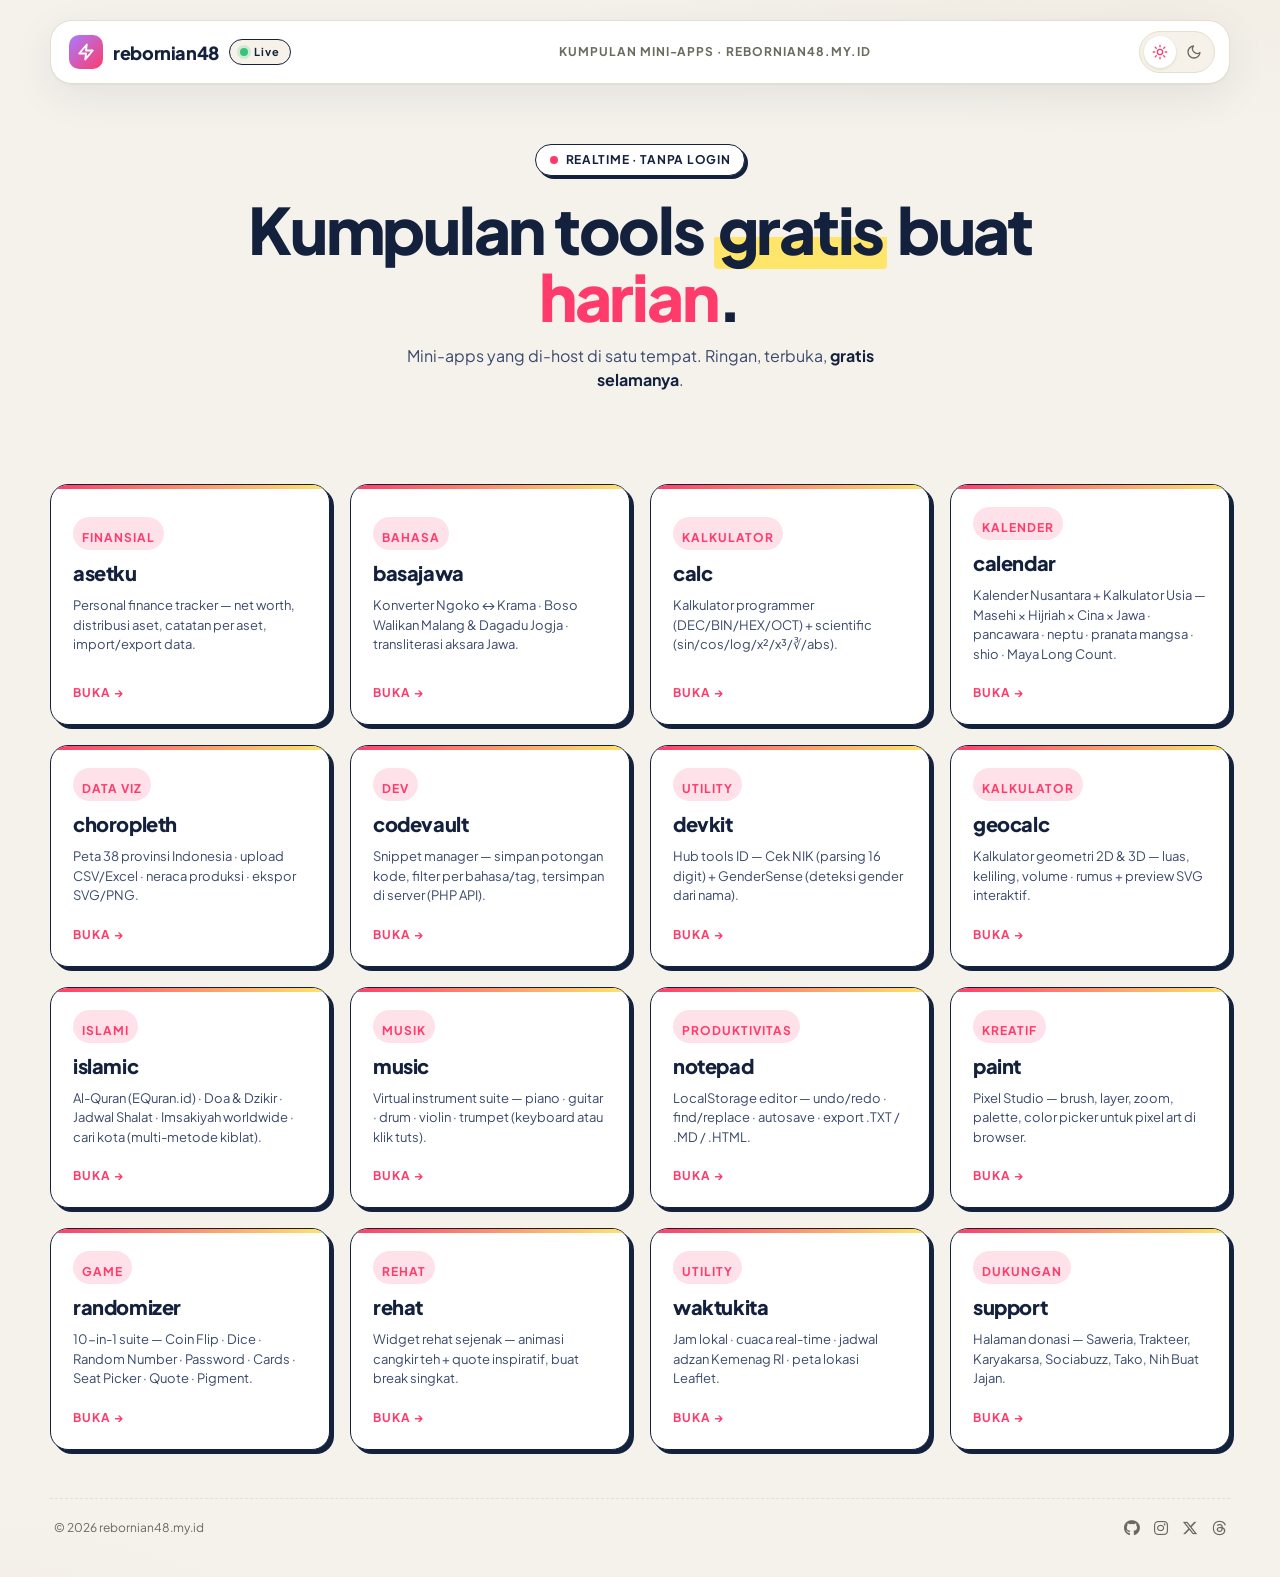
<file: index.html>
<!doctype html>
<html lang="id">
<head>
  <meta charset="utf-8">
  <meta name="viewport" content="width=device-width, initial-scale=1">
  <title>rebornian48 — Tools</title>
  <link rel="preconnect" href="https://fonts.googleapis.com">
  <link rel="preconnect" href="https://fonts.gstatic.com" crossorigin>
  <link href="https://fonts.googleapis.com/css2?family=Plus+Jakarta+Sans:wght@400;500;600;700;800&family=JetBrains+Mono:wght@500;600&display=swap" rel="stylesheet">
  <link rel="stylesheet" href="https://cdnjs.cloudflare.com/ajax/libs/font-awesome/6.5.2/css/all.min.css" integrity="sha512-SnH5WK+bZxgPHs44uWIX+LLJAJ9/2PkPKZ5QiAj6Ta86w+fsb2TkcmfRyVX3pBnMFcV7oQPJkl9QevSCWr3W6A==" crossorigin="anonymous" referrerpolicy="no-referrer">
  <script>
    (function(){
      const saved = localStorage.getItem('rebornian.theme');
      const prefersDark = window.matchMedia('(prefers-color-scheme: dark)').matches;
      document.documentElement.setAttribute('data-theme', saved || (prefersDark ? 'dark' : 'light'));
    })();
  </script>
  <link rel="stylesheet" href="assets/theme.css">
  <style>
    * { box-sizing: border-box; }
    html, body { margin: 0; }
    body {
      font-family: "Plus Jakarta Sans", system-ui, sans-serif;
      background:
        radial-gradient(1200px 500px at 90% -10%, var(--bg-2), transparent 60%),
        radial-gradient(900px 400px at -10% 110%, var(--bg-2), transparent 60%),
        var(--bg);
      color: var(--text);
      min-height: 100vh;
      line-height: 1.5;
      padding: 20px clamp(14px, 3vw, 32px) 40px;
      -webkit-font-smoothing: antialiased;
      transition: background-color .5s ease, color .5s ease;
    }

    /* ============ nav pill (shared with waktukita) ============ */
    .nav {
      max-width: 1180px;
      margin: 0 auto 40px;
    }
    .nav-inner {
      display: grid;
      grid-template-columns: auto 1fr auto;
      align-items: center;
      gap: 24px;
      background: var(--surface);
      border: 1px solid var(--border);
      border-radius: 22px;
      padding: 10px 14px 10px 18px;
      box-shadow: var(--shadow-nav);
    }
    .brand { display: flex; align-items: center; gap: 10px; text-decoration: none; color: var(--text); }
    .brand-logo {
      width: 34px; height: 34px;
      display: grid; place-items: center;
      border-radius: 10px;
      background: linear-gradient(135deg, #a77bff, var(--accent));
      color: #fff;
    }
    .brand-logo svg { width: 18px; height: 18px; }
    .brand-name { font-weight: 800; letter-spacing: -0.02em; font-size: 18px; }
    .brand-chip {
      font-size: 11px; font-weight: 700; letter-spacing: .08em;
      padding: 4px 10px;
      border: 1px solid var(--border-strong);
      background: var(--surface-2);
      border-radius: 999px;
      color: var(--text);
      display: inline-flex; align-items: center; gap: 6px;
    }
    .brand-chip::before {
      content: ""; width: 8px; height: 8px; border-radius: 50%;
      background: #37c47a; box-shadow: 0 0 0 3px rgba(55, 196, 122, .2);
    }
    .nav-mid {
      font-size: 12px; color: var(--muted);
      font-weight: 700; letter-spacing: .08em; text-transform: uppercase;
      text-align: center;
    }
    @media (max-width: 720px) { .nav-mid { display: none; } }

    .nav-actions { display: flex; align-items: center; gap: 10px; }
    .theme-toggle {
      display: inline-flex;
      padding: 4px;
      background: var(--surface-2);
      border: 1px solid var(--border);
      border-radius: 999px;
      gap: 2px;
    }
    .theme-toggle button {
      appearance: none; border: 0;
      width: 32px; height: 32px;
      border-radius: 999px;
      background: transparent;
      color: var(--muted);
      cursor: pointer;
      display: grid; place-items: center;
      transition: background-color .2s, color .2s;
    }
    .theme-toggle button svg { width: 16px; height: 16px; }
    .theme-toggle button:hover { color: var(--text); }
    .theme-toggle button[aria-pressed="true"] {
      background: var(--surface);
      color: var(--accent);
      box-shadow: 0 1px 3px var(--ring);
    }

    /* ============ hero ============ */
    .hero {
      max-width: 1180px;
      margin: 0 auto 40px;
      padding: 20px 4px;
      text-align: center;
    }
    .pill {
      display: inline-flex; align-items: center; gap: 8px;
      padding: 6px 14px;
      border: 1px solid var(--border-strong);
      background: var(--surface);
      border-radius: 999px;
      font-size: 12px; font-weight: 700; letter-spacing: .06em;
      text-transform: uppercase;
      box-shadow: 3px 3px 0 var(--border-strong);
      color: var(--text);
    }
    .pulse-dot {
      width: 8px; height: 8px; border-radius: 50%;
      background: var(--accent);
      animation: pulse 1.8s ease-out infinite;
    }
    @keyframes pulse {
      0% { box-shadow: 0 0 0 0 rgba(255, 59, 107, .5); }
      70% { box-shadow: 0 0 0 10px rgba(255, 59, 107, 0); }
      100% { box-shadow: 0 0 0 0 rgba(255, 59, 107, 0); }
    }

    h1 {
      margin: 20px auto 14px;
      max-width: 18ch;
      font-size: clamp(38px, 6vw, 64px);
      line-height: 1.05;
      letter-spacing: -0.035em;
      font-weight: 800;
    }
    h1 .accent { color: var(--accent); }
    h1 .mark {
      background: linear-gradient(180deg, transparent 60%, var(--highlight) 60%);
      padding: 0 4px;
      border-radius: 4px;
    }
    .lead {
      max-width: 44ch;
      margin: 0 auto 32px;
      color: var(--text-soft);
      font-size: 16px;
    }
    .lead b { color: var(--text); font-weight: 700; }

    /* ============ tools grid ============ */
    .tools {
      max-width: 1180px;
      margin: 0 auto;
      display: grid;
      grid-template-columns: repeat(auto-fit, minmax(260px, 1fr));
      gap: clamp(14px, 2vw, 20px);
    }
    .tool {
      background: var(--surface);
      border: 1px solid var(--border-strong);
      border-radius: 18px;
      padding: 22px;
      text-decoration: none;
      color: var(--text);
      box-shadow: 4px 4px 0 var(--border-strong);
      transition: transform .15s, box-shadow .15s;
      display: flex; flex-direction: column; gap: 8px;
      min-height: 180px;
      position: relative;
      overflow: hidden;
    }
    .tool::before {
      content: "";
      position: absolute;
      top: 0; left: 0; right: 0;
      height: 4px;
      background: linear-gradient(90deg, var(--accent), var(--highlight));
    }
    .tool:hover { transform: translate(-2px, -2px); box-shadow: 6px 6px 0 var(--border-strong); }
    .tool-tag {
      display: inline-flex; align-self: flex-start;
      font-size: 10px; font-weight: 700; letter-spacing: .1em;
      padding: 3px 9px;
      background: var(--accent-soft);
      color: var(--accent);
      border-radius: 999px;
      text-transform: uppercase;
      margin-top: 8px;
    }
    .tool b { font-size: 20px; font-weight: 800; letter-spacing: -0.02em; }
    .tool em { font-style: normal; font-size: 13px; color: var(--text-soft); line-height: 1.5; }
    .tool span {
      margin-top: auto; padding-top: 12px;
      font-size: 12px; font-weight: 700; letter-spacing: .08em;
      color: var(--accent); text-transform: uppercase;
    }

    /* ============ footer ============ */
    footer {
      max-width: 1180px;
      margin: 48px auto 0;
      padding: 20px 4px 0;
      border-top: 1px dashed var(--border);
      color: var(--muted);
      font-size: 12px;
      display: flex; justify-content: space-between; flex-wrap: wrap; gap: 10px;
    }
    footer a { color: var(--accent); text-decoration: none; font-weight: 700; }
    footer a:hover { text-decoration: underline; }
    .footer-social { display: inline-flex; align-items: center; gap: 14px; font-size: 16px; }
    .footer-social a { display: inline-flex; align-items: center; justify-content: center; color: var(--muted); transition: color .15s, transform .15s; }
    .footer-social a:hover { color: var(--accent); transform: translateY(-2px); text-decoration: none; }
  </style>
</head>
<body>

  <nav class="nav">
    <div class="nav-inner">
      <a class="brand" href="/">
        <span class="brand-logo">
          <svg viewBox="0 0 24 24" fill="none" stroke="currentColor" stroke-width="2.5" stroke-linecap="round" stroke-linejoin="round"><path d="M13 2L3 14h9l-1 8 10-12h-9l1-8z"/></svg>
        </span>
        <span class="brand-name">rebornian48</span>
        <span class="brand-chip">Live</span>
      </a>
      <div class="nav-mid">Kumpulan mini-apps · rebornian48.my.id</div>
      <div class="nav-actions">
        <div class="theme-toggle" role="group" aria-label="Ganti tema">
          <button type="button" data-theme-btn="light" aria-pressed="false" aria-label="Terang" title="Terang">
            <svg viewBox="0 0 24 24" fill="none" stroke="currentColor" stroke-width="2" stroke-linecap="round" stroke-linejoin="round"><circle cx="12" cy="12" r="4"/><path d="M12 2v2M12 20v2M4.93 4.93l1.41 1.41M17.66 17.66l1.41 1.41M2 12h2M20 12h2M6.34 17.66l-1.41 1.41M19.07 4.93l-1.41 1.41"/></svg>
          </button>
          <button type="button" data-theme-btn="dark" aria-pressed="false" aria-label="Gelap" title="Gelap">
            <svg viewBox="0 0 24 24" fill="none" stroke="currentColor" stroke-width="2" stroke-linecap="round" stroke-linejoin="round"><path d="M21 12.79A9 9 0 1 1 11.21 3 7 7 0 0 0 21 12.79z"/></svg>
          </button>
        </div>
      </div>
    </div>
  </nav>

  <section class="hero">
    <span class="pill"><span class="pulse-dot"></span> Realtime · Tanpa Login</span>
    <h1>Kumpulan tools <span class="mark">gratis</span> buat <span class="accent">harian</span>.</h1>
    <p class="lead">
      Mini-apps yang di-host di satu tempat. Ringan, terbuka,
      <b>gratis selamanya</b>.
    </p>
  </section>

  <div class="tools">
    <a class="tool" href="/asetku/">
      <span class="tool-tag">Finansial</span>
      <b>asetku</b>
      <em>Personal finance tracker — net worth, distribusi aset, catatan per aset, import/export data.</em>
      <span>Buka →</span>
    </a>
    <a class="tool" href="/basajawatools/">
      <span class="tool-tag">Bahasa</span>
      <b>basajawa</b>
      <em>Konverter Ngoko ↔ Krama · Boso Walikan Malang & Dagadu Jogja · transliterasi aksara Jawa.</em>
      <span>Buka →</span>
    </a>
    <a class="tool" href="/calc/">
      <span class="tool-tag">Kalkulator</span>
      <b>calc</b>
      <em>Kalkulator programmer (DEC/BIN/HEX/OCT) + scientific (sin/cos/log/x²/x³/∛/abs).</em>
      <span>Buka →</span>
    </a>
    <a class="tool" href="/calendar/">
      <span class="tool-tag">Kalender</span>
      <b>calendar</b>
      <em>Kalender Nusantara + Kalkulator Usia — Masehi × Hijriah × Cina × Jawa · pancawara · neptu · pranata mangsa · shio · Maya Long Count.</em>
      <span>Buka →</span>
    </a>
    <a class="tool" href="/choropleth/">
      <span class="tool-tag">Data Viz</span>
      <b>choropleth</b>
      <em>Peta 38 provinsi Indonesia · upload CSV/Excel · neraca produksi · ekspor SVG/PNG.</em>
      <span>Buka →</span>
    </a>
    <a class="tool" href="/codevault/">
      <span class="tool-tag">Dev</span>
      <b>codevault</b>
      <em>Snippet manager — simpan potongan kode, filter per bahasa/tag, tersimpan di server (PHP API).</em>
      <span>Buka →</span>
    </a>
    <a class="tool" href="/devkit/">
      <span class="tool-tag">Utility</span>
      <b>devkit</b>
      <em>Hub tools ID — Cek NIK (parsing 16 digit) + GenderSense (deteksi gender dari nama).</em>
      <span>Buka →</span>
    </a>
    <a class="tool" href="/geocalc/">
      <span class="tool-tag">Kalkulator</span>
      <b>geocalc</b>
      <em>Kalkulator geometri 2D & 3D — luas, keliling, volume · rumus + preview SVG interaktif.</em>
      <span>Buka →</span>
    </a>
    <a class="tool" href="/islamic/">
      <span class="tool-tag">Islami</span>
      <b>islamic</b>
      <em>Al-Quran (EQuran.id) · Doa & Dzikir · Jadwal Shalat · Imsakiyah worldwide · cari kota (multi-metode kiblat).</em>
      <span>Buka →</span>
    </a>
    <a class="tool" href="/music-instruments/">
      <span class="tool-tag">Musik</span>
      <b>music</b>
      <em>Virtual instrument suite — piano · guitar · drum · violin · trumpet (keyboard atau klik tuts).</em>
      <span>Buka →</span>
    </a>
    <a class="tool" href="/notepad/">
      <span class="tool-tag">Produktivitas</span>
      <b>notepad</b>
      <em>LocalStorage editor — undo/redo · find/replace · autosave · export .TXT / .MD / .HTML.</em>
      <span>Buka →</span>
    </a>
    <a class="tool" href="/paint/">
      <span class="tool-tag">Kreatif</span>
      <b>paint</b>
      <em>Pixel Studio — brush, layer, zoom, palette, color picker untuk pixel art di browser.</em>
      <span>Buka →</span>
    </a>
    <a class="tool" href="/randomizer/">
      <span class="tool-tag">Game</span>
      <b>randomizer</b>
      <em>10-in-1 suite — Coin Flip · Dice · Random Number · Password · Cards · Seat Picker · Quote · Pigment.</em>
      <span>Buka →</span>
    </a>
    <a class="tool" href="/tuang-sadayana/">
      <span class="tool-tag">Rehat</span>
      <b>rehat</b>
      <em>Widget rehat sejenak — animasi cangkir teh + quote inspiratif, buat break singkat.</em>
      <span>Buka →</span>
    </a>
    <a class="tool" href="/waktukita/">
      <span class="tool-tag">Utility</span>
      <b>waktukita</b>
      <em>Jam lokal · cuaca real-time · jadwal adzan Kemenag RI · peta lokasi Leaflet.</em>
      <span>Buka →</span>
    </a>
    <a class="tool" href="/support/">
      <span class="tool-tag">Dukungan</span>
      <b>support</b>
      <em>Halaman donasi — Saweria, Trakteer, Karyakarsa, Sociabuzz, Tako, Nih Buat Jajan.</em>
      <span>Buka →</span>
    </a>
  </div>

  <footer>
    <div>© <span id="y"></span> rebornian48.my.id</div>
    <div class="footer-social">
      <a href="https://github.com/Rebornian48/rebornian48.my.id" target="_blank" rel="noopener" aria-label="GitHub" title="GitHub"><i class="fa-brands fa-github"></i></a>
      <a href="https://instagram.com/rebornian48" target="_blank" rel="noopener" aria-label="Instagram" title="Instagram"><i class="fa-brands fa-instagram"></i></a>
      <a href="https://twitter.com/rebornian48" target="_blank" rel="noopener" aria-label="Twitter" title="Twitter"><i class="fa-brands fa-x-twitter"></i></a>
      <a href="https://www.threads.net/@rebornian48" target="_blank" rel="noopener" aria-label="Threads" title="Threads"><i class="fa-brands fa-threads"></i></a>
    </div>
  </footer>

  <script>
    document.getElementById('y').textContent = new Date().getFullYear();
    // theme toggle (matches waktukita/choropleth)
    (function(){
      const btns = document.querySelectorAll('[data-theme-btn]');
      function sync(t){
        document.documentElement.setAttribute('data-theme', t);
        localStorage.setItem('rebornian.theme', t);
        btns.forEach(b => b.setAttribute('aria-pressed', String(b.dataset.themeBtn === t)));
      }
      sync(document.documentElement.getAttribute('data-theme') || 'light');
      btns.forEach(b => b.addEventListener('click', ev => {
        const t = b.dataset.themeBtn;
        if (document.documentElement.getAttribute('data-theme') === t) return;
        if (document.startViewTransition && !matchMedia('(prefers-reduced-motion: reduce)').matches) {
          document.documentElement.style.setProperty('--tx', (ev.clientX/innerWidth*100)+'%');
          document.documentElement.style.setProperty('--ty', (ev.clientY/innerHeight*100)+'%');
          document.startViewTransition(() => sync(t));
        } else {
          document.documentElement.classList.add('theme-anim');
          setTimeout(() => document.documentElement.classList.remove('theme-anim'), 600);
          sync(t);
        }
      }));
    })();
  </script>
</body>
</html>
</file>
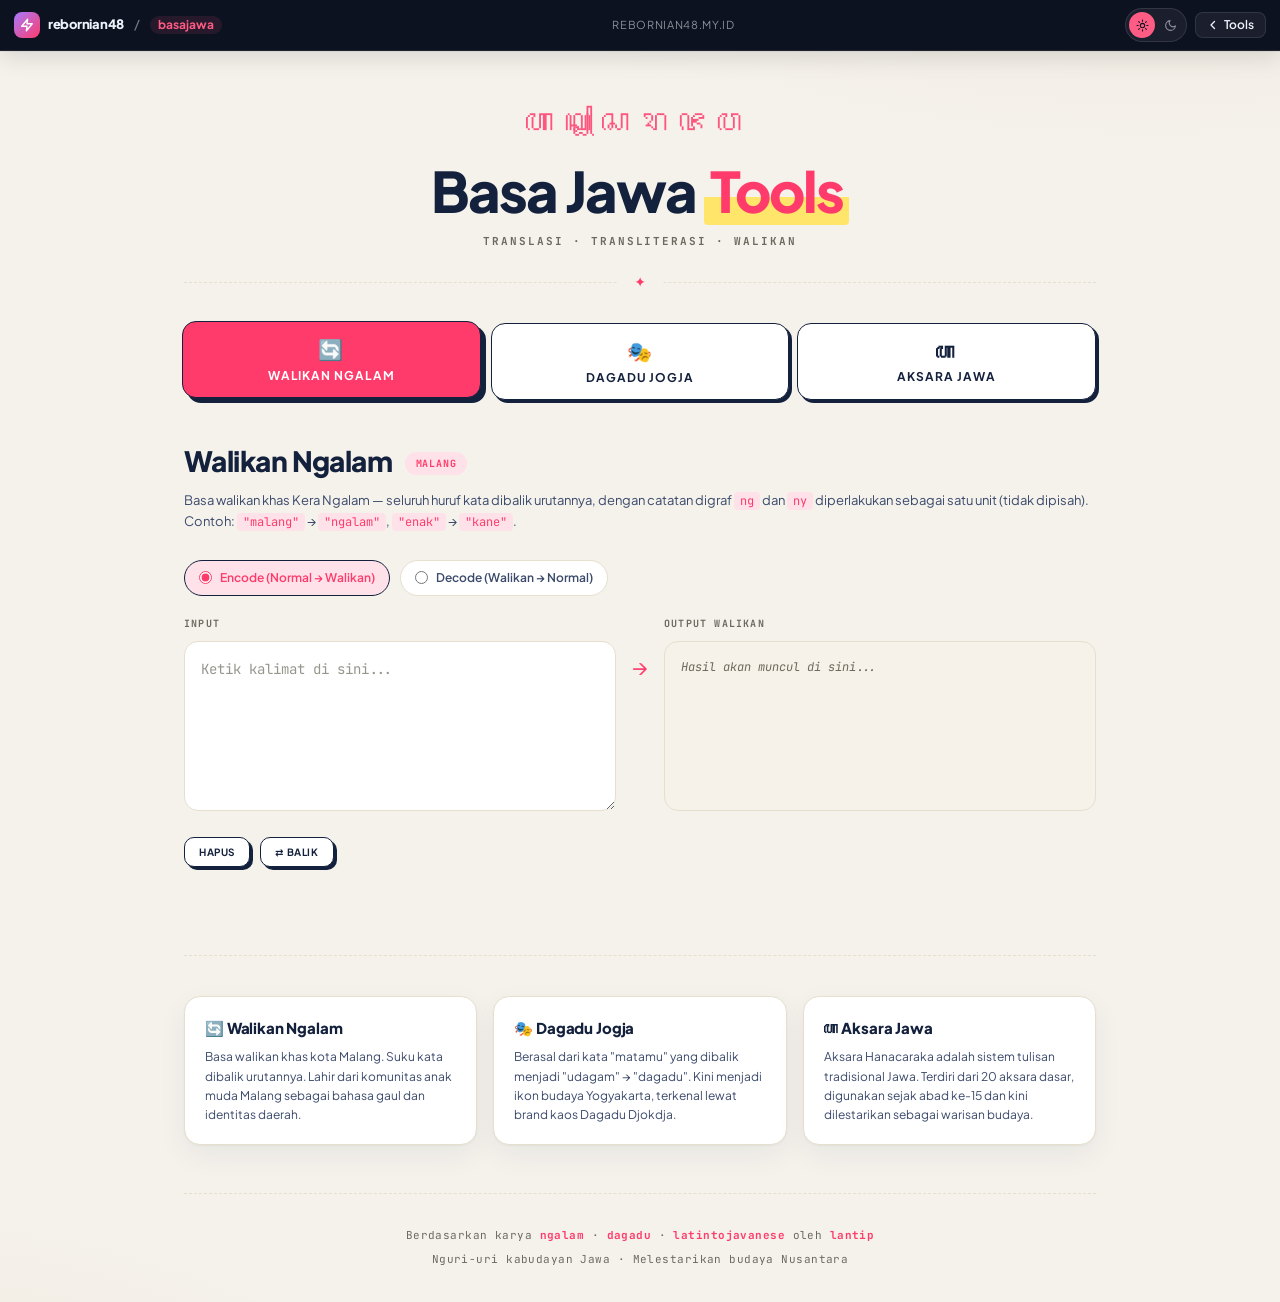
<file: basajawatools/index.html>
<!DOCTYPE html>
<html lang="id">
<head>
<meta charset="UTF-8">
<meta name="viewport" content="width=device-width, initial-scale=1.0">
<title>Basa Jawa Tools</title>
<link rel="preconnect" href="https://fonts.googleapis.com">
<link rel="preconnect" href="https://fonts.gstatic.com" crossorigin>
<link href="https://fonts.googleapis.com/css2?family=Plus+Jakarta+Sans:wght@400;500;600;700;800&family=JetBrains+Mono:wght@400;500;600&family=Noto+Serif+Javanese&display=swap" rel="stylesheet">
<link rel="stylesheet" href="/assets/theme.css">
<link rel="stylesheet" href="/assets/brand.css">
<script>
(function(){
  const s = localStorage.getItem('rebornian.theme');
  const d = matchMedia('(prefers-color-scheme: dark)').matches;
  document.documentElement.setAttribute('data-theme', s || (d ? 'dark' : 'light'));
})();
</script>
<style>
  /* basajawatools — waktukita design system */
  * { box-sizing: border-box; margin: 0; padding: 0; }

  body {
    background:
      radial-gradient(1200px 500px at 90% -10%, var(--bg-2), transparent 60%),
      radial-gradient(900px 400px at -10% 110%, var(--bg-2), transparent 60%),
      var(--bg);
    color: var(--text);
    font-family: "Plus Jakarta Sans", system-ui, -apple-system, "Segoe UI", Roboto, sans-serif;
    min-height: 100vh;
    overflow-x: hidden;
    -webkit-font-smoothing: antialiased;
    line-height: 1.5;
    transition: background-color .5s ease, color .5s ease;
  }

  .container {
    max-width: 960px;
    margin: 0 auto;
    padding: 0 clamp(14px, 3vw, 24px);
    position: relative;
    z-index: 1;
  }

  /* Header */
  header {
    padding: 48px 0 32px;
    text-align: center;
    border-bottom: 1px dashed var(--border);
    position: relative;
  }

  header::after {
    content: '✦';
    position: absolute;
    bottom: -10px;
    left: 50%;
    transform: translateX(-50%);
    background: var(--bg);
    padding: 0 16px;
    color: var(--accent);
    font-size: 14px;
  }

  .aksara-deco {
    font-family: 'Noto Serif Javanese', serif;
    font-size: 30px;
    color: var(--accent);
    letter-spacing: 8px;
    display: block;
    margin-bottom: 18px;
    opacity: 0.85;
  }

  h1 {
    font-family: "Plus Jakarta Sans", sans-serif;
    font-size: clamp(32px, 5.5vw, 56px);
    font-weight: 800;
    color: var(--text);
    letter-spacing: -0.035em;
    line-height: 1.02;
  }

  h1 em {
    color: var(--accent);
    font-style: normal;
    background: linear-gradient(180deg, transparent 60%, var(--highlight) 60%);
    padding: 0 6px;
    border-radius: 4px;
  }

  .subtitle {
    margin-top: 14px;
    font-family: "JetBrains Mono", monospace;
    font-size: 11px; font-weight: 700;
    color: var(--muted);
    letter-spacing: .18em;
    text-transform: uppercase;
  }

  /* Mode tabs */
  .mode-tabs {
    display: flex;
    gap: 8px;
    margin: 40px 0 0;
    flex-wrap: wrap;
  }

  .tab {
    flex: 1;
    min-width: 140px;
    padding: 14px 12px;
    background: var(--surface);
    border: 1px solid var(--border-strong);
    border-radius: 14px;
    color: var(--text);
    font-family: inherit;
    font-weight: 700;
    font-size: 12px;
    letter-spacing: .08em;
    text-transform: uppercase;
    cursor: pointer;
    box-shadow: 3px 3px 0 var(--border-strong);
    transition: transform .1s, box-shadow .1s, background .15s, color .15s;
  }

  .tab:hover { transform: translate(-1px, -1px); box-shadow: 4px 4px 0 var(--border-strong); }

  .tab.active {
    background: var(--accent);
    color: var(--accent-ink);
    transform: translate(-2px, -2px);
    box-shadow: 5px 5px 0 var(--border-strong);
  }

  .tab-icon {
    display: block;
    font-size: 20px;
    margin-bottom: 6px;
  }

  /* Main panel */
  .panel {
    display: none;
    padding: 40px 0;
    animation: fadeIn 0.3s ease;
  }

  .panel.active { display: block; }

  @keyframes fadeIn {
    from { opacity: 0; transform: translateY(8px); }
    to { opacity: 1; transform: translateY(0); }
  }

  .panel-header {
    margin-bottom: 28px;
  }

  .panel-title {
    font-family: "Plus Jakarta Sans", sans-serif;
    font-weight: 800;
    font-size: clamp(22px, 3vw, 28px);
    color: var(--text);
    letter-spacing: -0.02em;
    margin-bottom: 8px;
  }

  .panel-desc {
    font-size: 13px;
    color: var(--text-soft);
    line-height: 1.6;
  }
  .panel-desc em {
    font-style: normal;
    color: var(--accent);
    font-family: "JetBrains Mono", monospace;
    font-size: .92em;
    background: var(--accent-soft);
    padding: 1px 6px;
    border-radius: 4px;
  }

  /* IO Area */
  .io-grid {
    display: grid;
    grid-template-columns: 1fr auto 1fr;
    gap: 16px;
    align-items: start;
  }

  @media (max-width: 600px) {
    .io-grid {
      grid-template-columns: 1fr;
    }
    .arrow-col { display: none; }
  }

  .io-box label {
    display: block;
    font-family: "JetBrains Mono", monospace;
    font-size: 10px;
    font-weight: 700;
    letter-spacing: .12em;
    text-transform: uppercase;
    color: var(--muted);
    margin-bottom: 10px;
  }

  textarea, .output-box {
    width: 100%;
    min-height: 170px;
    background: var(--surface);
    border: 1px solid var(--border);
    border-radius: 14px;
    padding: 16px;
    font-family: "JetBrains Mono", monospace;
    font-size: 14px;
    color: var(--text);
    resize: vertical;
    outline: none;
    transition: border-color 0.15s, box-shadow 0.15s;
    line-height: 1.6;
  }

  textarea:focus {
    border-color: var(--accent);
    box-shadow: 0 0 0 3px var(--accent-soft);
  }

  textarea::placeholder {
    color: var(--muted);
    opacity: 0.7;
  }

  .output-box {
    min-height: 170px;
    cursor: default;
    user-select: text;
    white-space: pre-wrap;
    word-break: break-word;
    background: var(--surface-2);
  }

  .output-box.aksara {
    font-family: 'Noto Serif Javanese', serif;
    font-size: 24px;
    line-height: 2.2;
    letter-spacing: 2px;
    color: var(--accent);
  }

  .output-box.walikan {
    font-size: 16px;
    color: var(--text);
  }

  .output-box.empty {
    color: var(--muted);
    font-style: italic;
    font-size: 12px;
  }

  .arrow-col {
    display: flex;
    flex-direction: column;
    align-items: center;
    justify-content: center;
    padding-top: 34px;
    gap: 12px;
  }

  .arrow-icon {
    color: var(--accent);
    font-size: 22px;
    animation: pulse 2s ease-in-out infinite;
  }

  @keyframes pulse {
    0%, 100% { opacity: 0.4; }
    50% { opacity: 1; }
  }

  /* Controls */
  .controls {
    margin-top: 20px;
    display: flex;
    gap: 10px;
    flex-wrap: wrap;
    align-items: center;
  }

  .btn {
    padding: 10px 20px;
    border: 1px solid var(--border-strong);
    background: var(--surface);
    color: var(--text);
    font-family: inherit;
    font-weight: 700;
    font-size: 12px;
    letter-spacing: .06em;
    text-transform: uppercase;
    cursor: pointer;
    border-radius: 10px;
    box-shadow: 3px 3px 0 var(--border-strong);
    transition: transform .1s, box-shadow .1s;
  }

  .btn:hover { transform: translate(-1px, -1px); box-shadow: 4px 4px 0 var(--border-strong); }
  .btn:active { transform: translate(1px, 1px); box-shadow: 1px 1px 0 var(--border-strong); }

  .btn.primary {
    background: var(--accent);
    color: var(--accent-ink);
  }

  .btn.small {
    padding: 8px 14px;
    font-size: 10px;
  }

  /* Options */
  .options-row {
    display: flex;
    gap: 10px;
    margin-top: 16px;
    flex-wrap: wrap;
  }

  .radio-label {
    display: flex;
    align-items: center;
    gap: 8px;
    font-size: 12px;
    font-weight: 600;
    color: var(--text-soft);
    cursor: pointer;
    padding: 8px 14px;
    border: 1px solid var(--border);
    border-radius: 999px;
    background: var(--surface);
    transition: border-color .15s, background .15s, color .15s;
  }

  .radio-label:hover {
    border-color: var(--border-strong);
    color: var(--text);
  }

  .radio-label input {
    accent-color: var(--accent);
  }

  .radio-label.selected {
    border-color: var(--border-strong);
    color: var(--accent);
    background: var(--accent-soft);
  }

  /* Copy button overlay */
  .output-wrapper {
    position: relative;
  }

  .copy-btn {
    position: absolute;
    top: 10px;
    right: 10px;
    padding: 5px 12px;
    background: var(--surface);
    border: 1px solid var(--border-strong);
    color: var(--text);
    font-family: "JetBrains Mono", monospace;
    font-size: 10px;
    font-weight: 700;
    letter-spacing: .06em;
    text-transform: uppercase;
    cursor: pointer;
    border-radius: 999px;
    box-shadow: 2px 2px 0 var(--border-strong);
    transition: transform .1s, box-shadow .1s;
    opacity: 0;
  }

  .output-wrapper:hover .copy-btn {
    opacity: 1;
  }

  .copy-btn:hover { transform: translate(-1px, -1px); box-shadow: 3px 3px 0 var(--border-strong); }

  .copy-btn.copied {
    background: var(--good);
    color: #fff;
    opacity: 1;
  }

  /* Info cards */
  .info-cards {
    display: grid;
    grid-template-columns: repeat(auto-fit, minmax(240px, 1fr));
    gap: 16px;
    margin-top: 48px;
    padding-top: 40px;
    border-top: 1px dashed var(--border);
  }

  .info-card {
    background: var(--surface);
    border: 1px solid var(--border);
    border-radius: 16px;
    padding: 20px;
    box-shadow: var(--shadow);
    transition: transform .15s, box-shadow .15s, border-color .15s;
  }
  .info-card:hover {
    transform: translateY(-2px);
    border-color: var(--border-strong);
    box-shadow: 0 1px 2px var(--ring), 0 14px 30px var(--ring);
  }

  .info-card h3 {
    font-family: "Plus Jakarta Sans", sans-serif;
    font-weight: 800;
    font-size: 15px;
    color: var(--text);
    letter-spacing: -0.01em;
    margin-bottom: 8px;
    display: flex;
    align-items: center;
    gap: 8px;
  }

  .info-card p {
    font-size: 12px;
    color: var(--text-soft);
    line-height: 1.6;
  }

  /* Footer */
  footer {
    padding: 32px 0;
    text-align: center;
    border-top: 1px dashed var(--border);
    margin-top: 48px;
  }

  footer p {
    font-family: "JetBrains Mono", monospace;
    font-size: 11px;
    color: var(--muted);
    letter-spacing: .04em;
    line-height: 1.8;
  }

  footer a {
    color: var(--accent);
    text-decoration: none;
    font-weight: 700;
  }

  footer a:hover { text-decoration: underline; }

  /* Divider */
  .divider {
    height: 1px;
    background: linear-gradient(to right, transparent, var(--border), transparent);
    margin: 32px 0;
  }

  /* Badge */
  .badge {
    display: inline-block;
    padding: 3px 10px;
    border: 1px solid var(--border-strong);
    border-radius: 999px;
    font-family: "JetBrains Mono", monospace;
    font-size: 10px;
    font-weight: 700;
    letter-spacing: .08em;
    text-transform: uppercase;
    vertical-align: middle;
    margin-left: 8px;
    background: var(--surface);
  }

  .badge.ngalam { color: var(--accent); background: var(--accent-soft); border-color: transparent; }
  .badge.dagadu { color: var(--warn); background: var(--highlight-soft); border-color: transparent; }
  .badge.aksara { color: var(--good); background: color-mix(in srgb, var(--good) 12%, transparent); border-color: transparent; }

  /* Scrollbar */
  ::-webkit-scrollbar { width: 6px; height: 6px; }
  ::-webkit-scrollbar-track { background: var(--surface-2); }
  ::-webkit-scrollbar-thumb { background: var(--border-strong); border-radius: 3px; opacity: .4; }

  @media (prefers-reduced-motion: reduce) {
    * { transition: none !important; animation: none !important; }
  }
</style>
</head>
<body>

<div class="container">
  <header>
    <span class="aksara-deco">ꦲꦏ꧀ꦱꦫꦗꦮ</span>
    <h1>Basa Jawa <em>Tools</em></h1>
    <p class="subtitle">Translasi · Transliterasi · Walikan</p>
  </header>

  <div class="mode-tabs">
    <button class="tab active" onclick="switchTab('ngalam')">
      <span class="tab-icon">🔄</span>
      Walikan Ngalam
    </button>
    <button class="tab" onclick="switchTab('dagadu')">
      <span class="tab-icon">🎭</span>
      Dagadu Jogja
    </button>
    <button class="tab" onclick="switchTab('aksara')">
      <span class="tab-icon">ꦲ</span>
      Aksara Jawa
    </button>
  </div>

  <!-- PANEL: Ngalam -->
  <div id="panel-ngalam" class="panel active">
    <div class="panel-header">
      <h2 class="panel-title">Walikan Ngalam <span class="badge ngalam">Malang</span></h2>
      <p class="panel-desc">
        Basa walikan khas Kera Ngalam — seluruh huruf kata dibalik urutannya, dengan catatan
        digraf <em>ng</em> dan <em>ny</em> diperlakukan sebagai satu unit (tidak dipisah).
        Contoh: <em>"malang"</em> → <em>"ngalam"</em>, <em>"enak"</em> → <em>"kane"</em>.
      </p>
    </div>

    <div class="options-row" id="ngalam-options">
      <label class="radio-label selected">
        <input type="radio" name="ngalam-mode" value="encode" checked onchange="updateRadioStyle('ngalam')"> Encode (Normal → Walikan)
      </label>
      <label class="radio-label">
        <input type="radio" name="ngalam-mode" value="decode" onchange="updateRadioStyle('ngalam')"> Decode (Walikan → Normal)
      </label>
    </div>

    <div class="io-grid" style="margin-top:20px">
      <div class="io-box">
        <label>Input</label>
        <textarea id="ngalam-input" placeholder="Ketik kalimat di sini..." oninput="processNgalam()"></textarea>
      </div>
      <div class="arrow-col">
        <span class="arrow-icon">→</span>
      </div>
      <div class="io-box">
        <label>Output Walikan</label>
        <div class="output-wrapper">
          <div id="ngalam-output" class="output-box walikan empty">Hasil akan muncul di sini...</div>
          <button class="copy-btn" onclick="copyOutput('ngalam-output')">Salin</button>
        </div>
      </div>
    </div>
    <div class="controls">
      <button class="btn small" onclick="clearField('ngalam-input'); processNgalam()">Hapus</button>
      <button class="btn small" onclick="swapNgalam()">⇄ Balik</button>
    </div>
  </div>

  <!-- PANEL: Dagadu -->
  <div id="panel-dagadu" class="panel">
    <div class="panel-header">
      <h2 class="panel-title">Dagadu Jogja <span class="badge dagadu">Yogyakarta</span></h2>
      <p class="panel-desc">
        Basa walikan Jogja berbasis aksara Hanacaraka. Konsonan ditukar antar baris:
        Baris 1 (ha·na·ca·ra·ka) ↔ Baris 3 (pa·dha·ja·ya·nya),
        Baris 2 (da·ta·sa·wa·la) ↔ Baris 4 (ma·ga·ba·tha·nga). Vokal tetap.
        Contoh: <em>"matamu"</em> → <em>"dagadu"</em>, <em>"mas"</em> → <em>"dab"</em>.
      </p>
    </div>

    <div class="options-row" id="dagadu-options">
      <label class="radio-label selected">
        <input type="radio" name="dagadu-mode" value="encode" checked onchange="updateRadioStyle('dagadu')"> Encode (Normal → Dagadu)
      </label>
      <label class="radio-label">
        <input type="radio" name="dagadu-mode" value="decode" onchange="updateRadioStyle('dagadu')"> Decode (Dagadu → Normal)
      </label>
    </div>

    <div class="io-grid" style="margin-top:20px">
      <div class="io-box">
        <label>Input</label>
        <textarea id="dagadu-input" placeholder="Ketik kalimat di sini..." oninput="processDagadu()"></textarea>
      </div>
      <div class="arrow-col">
        <span class="arrow-icon">→</span>
      </div>
      <div class="io-box">
        <label>Output Dagadu</label>
        <div class="output-wrapper">
          <div id="dagadu-output" class="output-box walikan empty">Hasil akan muncul di sini...</div>
          <button class="copy-btn" onclick="copyOutput('dagadu-output')">Salin</button>
        </div>
      </div>
    </div>
    <div class="controls">
      <button class="btn small" onclick="clearField('dagadu-input'); processDagadu()">Hapus</button>
      <button class="btn small" onclick="swapDagadu()">⇄ Balik</button>
    </div>
  </div>

  <!-- PANEL: Aksara Jawa -->
  <div id="panel-aksara" class="panel">
    <div class="panel-header">
      <h2 class="panel-title">Aksara Jawa <span class="badge aksara">Transliterasi</span></h2>
      <p class="panel-desc">
        Mengubah teks Latin menjadi Aksara Jawa (Hanacaraka). Ketik dalam bahasa Jawa menggunakan aksara Latin,
        dan hasilnya akan ditampilkan dalam huruf Jawa tradisional.
      </p>
    </div>

    <div class="io-grid" style="margin-top:20px">
      <div class="io-box">
        <label>Input (Latin)</label>
        <textarea id="aksara-input" placeholder="Contoh: aku seneng, hanacaraka..." oninput="processAksara()"></textarea>
      </div>
      <div class="arrow-col">
        <span class="arrow-icon">→</span>
      </div>
      <div class="io-box">
        <label>Output Aksara Jawa</label>
        <div class="output-wrapper">
          <div id="aksara-output" class="output-box aksara empty" style="font-family:'Noto Serif Javanese',serif">ꦲ​ꦏ꧀ꦱꦫ...</div>
          <button class="copy-btn" onclick="copyOutput('aksara-output')">Salin</button>
        </div>
      </div>
    </div>
    <div class="controls">
      <button class="btn small" onclick="clearField('aksara-input'); processAksara()">Hapus</button>
    </div>

    <div class="divider"></div>
    <div style="font-size:12px; color:var(--text-soft); line-height:1.7">
      <strong style="color:var(--text);font-weight:700">Panduan penulisan:</strong> Gunakan aksara latin standar.
      Konsonan rangkap: "ny", "ng", "th", "dh". Vokal: a, i, u, e, o. Pangkon (konsonan mati) otomatis ditambah.
    </div>
  </div>

  <!-- Info Cards -->
  <div class="info-cards">
    <div class="info-card">
      <h3>🔄 Walikan Ngalam</h3>
      <p>Basa walikan khas kota Malang. Suku kata dibalik urutannya. Lahir dari komunitas anak muda Malang sebagai bahasa gaul dan identitas daerah.</p>
    </div>
    <div class="info-card">
      <h3>🎭 Dagadu Jogja</h3>
      <p>Berasal dari kata "matamu" yang dibalik menjadi "udagam" → "dagadu". Kini menjadi ikon budaya Yogyakarta, terkenal lewat brand kaos Dagadu Djokdja.</p>
    </div>
    <div class="info-card">
      <h3>ꦲ Aksara Jawa</h3>
      <p>Aksara Hanacaraka adalah sistem tulisan tradisional Jawa. Terdiri dari 20 aksara dasar, digunakan sejak abad ke-15 dan kini dilestarikan sebagai warisan budaya.</p>
    </div>
  </div>

  <footer>
    <p>
      Berdasarkan karya <a href="https://github.com/lantip/ngalam" target="_blank">ngalam</a> ·
      <a href="https://github.com/lantip/dagadu" target="_blank">dagadu</a> ·
      <a href="https://github.com/lantip/latintojavanese" target="_blank">latintojavanese</a>
      oleh <a href="https://github.com/lantip" target="_blank">lantip</a>
    </p>
    <p style="margin-top:4px">Nguri-uri kabudayan Jawa · Melestarikan budaya Nusantara</p>
  </footer>
</div>

<script>
// =============================================
// TAB SWITCHING
// =============================================
function switchTab(name) {
  document.querySelectorAll('.tab').forEach(t => t.classList.remove('active'));
  document.querySelectorAll('.panel').forEach(p => p.classList.remove('active'));
  event.currentTarget.classList.add('active');
  document.getElementById('panel-' + name).classList.add('active');
}

function updateRadioStyle(group) {
  const container = document.getElementById(group + '-options');
  container.querySelectorAll('.radio-label').forEach(label => {
    label.classList.toggle('selected', label.querySelector('input').checked);
  });
  if (group === 'ngalam') processNgalam();
  if (group === 'dagadu') processDagadu();
}

function clearField(id) {
  document.getElementById(id).value = '';
}

function copyOutput(id) {
  const el = document.getElementById(id);
  const text = el.innerText;
  navigator.clipboard.writeText(text).then(() => {
    const btn = el.parentElement.querySelector('.copy-btn');
    const orig = btn.innerText;
    btn.innerText = '✓ Tersalin';
    btn.classList.add('copied');
    setTimeout(() => { btn.innerText = orig; btn.classList.remove('copied'); }, 2000);
  });
}

// =============================================
// NGALAM — Walikan Malang
// Algoritma: balik suku kata tiap kata
// =============================================

// Walikan Ngalam: balik seluruh kata, tapi digraf 'ng' dan 'ny'
// diperlakukan sebagai SATU unit (tidak dipisah saat dibalik).
// Contoh: "malang" → token [m,a,l,a,ng] → balik → [ng,a,l,a,m] → "ngalam"
//          "enak"  → token [e,n,a,k]    → balik → [k,a,n,e]    → "kane"

function tokenizeNgalam(word) {
  // Pecah kata menjadi token: digraf 'ng'/'ny' sebagai satu unit, sisanya per huruf
  const tokens = [];
  const w = word.toLowerCase();
  let i = 0;
  while (i < w.length) {
    const di = w.slice(i, i + 2);
    if (di === 'ng' || di === 'ny') {
      tokens.push(word.slice(i, i + 2)); // ambil dari kata asli (jaga case)
      i += 2;
    } else {
      tokens.push(word[i]);
      i++;
    }
  }
  return tokens;
}

function preserveCase(original, modified) {
  if (original === original.toUpperCase()) return modified.toUpperCase();
  if (original[0] === original[0].toUpperCase() && original.slice(1) === original.slice(1).toLowerCase()) {
    return modified[0].toUpperCase() + modified.slice(1).toLowerCase();
  }
  return modified.toLowerCase();
}

function ngalamEncode(word) {
  if (!word) return word;
  const match = word.match(/^([^a-zA-Z]*)([a-zA-Z]+)([^a-zA-Z]*)$/);
  if (!match) return word;
  const [, pre, core, post] = match;
  const tokens = tokenizeNgalam(core);
  const reversed = tokens.reverse().join('');
  return pre + preserveCase(core, reversed) + post;
}

function ngalamDecode(word) {
  // Simetris: decode = encode ulang
  return ngalamEncode(word);
}

function processNgalam() {
  const input = document.getElementById('ngalam-input').value;
  const mode = document.querySelector('input[name="ngalam-mode"]:checked').value;
  const output = document.getElementById('ngalam-output');

  if (!input.trim()) {
    output.className = 'output-box walikan empty';
    output.innerText = 'Hasil akan muncul di sini...';
    return;
  }

  const result = input.split(/(\s+)/).map(token => {
    if (/^\s+$/.test(token)) return token;
    return mode === 'encode' ? ngalamEncode(token) : ngalamDecode(token);
  }).join('');

  output.className = 'output-box walikan';
  output.innerText = result;
}

function swapNgalam() {
  const inputEl = document.getElementById('ngalam-input');
  const outputEl = document.getElementById('ngalam-output');
  const outText = outputEl.innerText;
  if (outText && !outputEl.classList.contains('empty')) {
    inputEl.value = outText;
    processNgalam();
  }
}

// =============================================
// DAGADU — Walikan Jogja
// Berdasarkan repo dagadu oleh lantip
// Algoritma: substitusi konsonan berdasarkan
// 4 baris Hanacaraka (aksara Jawa):
//
// Baris 1: ha  na  ca  ra  ka
// Baris 2: da  ta  sa  wa  la
// Baris 3: pa  dha ja  ya  nya
// Baris 4: ma  ga  ba  tha nga
//
// Rumus: Baris 1 ↔ Baris 3 (posisi sama)
//        Baris 2 ↔ Baris 4 (posisi sama)
// Vokal (a,i,u,e,o) TETAP tidak berubah
// =============================================

// Peta substitusi konsonan Dagadu (simetris)
// ha=pa, na=dha, ca=ja, ra=ya, ka=nya
// da=ma, ta=ga, sa=ba, wa=tha, la=nga
const DAGADU_CONS_MAP = {
  'h': 'p',   'p': 'h',
  'n': 'dh',  'dh': 'n',
  'c': 'j',   'j': 'c',
  'r': 'y',   'y': 'r',
  'k': 'ny',  'ny': 'k',
  'd': 'm',   'm': 'd',
  't': 'g',   'g': 't',
  's': 'b',   'b': 's',
  'w': 'th',  'th': 'w',
  'l': 'ng',  'ng': 'l',
};

// Urutan pengecekan digraf (harus dicek duluan sebelum single char)
const DAGADU_DIGRAPHS = ['dh', 'ny', 'th', 'ng'];

function dagaduConvertChar(text, i) {
  // Cek digraf dulu
  for (const dg of DAGADU_DIGRAPHS) {
    if (text.slice(i, i + dg.length).toLowerCase() === dg) {
      const mapped = DAGADU_CONS_MAP[dg];
      if (mapped) return { result: mapped, advance: dg.length };
    }
  }
  // Single char
  const ch = text[i].toLowerCase();
  if ('aiueo'.includes(ch)) {
    // Vokal tetap
    return { result: text[i], advance: 1 };
  }
  const mapped = DAGADU_CONS_MAP[ch];
  if (mapped) return { result: mapped, advance: 1 };
  // Karakter lain tetap
  return { result: text[i], advance: 1 };
}

function dagaduConvertWord(word) {
  if (!word) return word;
  let result = '';
  let i = 0;
  const lower = word.toLowerCase();
  while (i < lower.length) {
    const { result: r, advance } = dagaduConvertChar(lower, i);
    result += r;
    i += advance;
  }
  // Preserve casing dari kata asli
  return preserveCase(word, result);
}

function dagaduEncodeWord(word) {
  if (!word) return word;
  const match = word.match(/^([^a-zA-Z]*)([a-zA-Z]+)([^a-zA-Z]*)$/);
  if (!match) return word;
  const [, pre, core, post] = match;
  return pre + dagaduConvertWord(core) + post;
}

function dagaduDecodeWord(word) {
  // Karena peta simetris, decode = encode
  return dagaduEncodeWord(word);
}

function processDagadu() {
  const input = document.getElementById('dagadu-input').value;
  const mode = document.querySelector('input[name="dagadu-mode"]:checked').value;
  const output = document.getElementById('dagadu-output');

  if (!input.trim()) {
    output.className = 'output-box walikan empty';
    output.innerText = 'Hasil akan muncul di sini...';
    return;
  }

  const result = input.split(/(\s+)/).map(token => {
    if (/^\s+$/.test(token)) return token;
    return mode === 'encode' ? dagaduEncodeWord(token) : dagaduDecodeWord(token);
  }).join('');

  output.className = 'output-box walikan';
  output.innerText = result;
}

function swapDagadu() {
  const inputEl = document.getElementById('dagadu-input');
  const outputEl = document.getElementById('dagadu-output');
  const outText = outputEl.innerText;
  if (outText && !outputEl.classList.contains('empty')) {
    inputEl.value = outText;
    processDagadu();
  }
}

// =============================================
// AKSARA JAWA — Latin to Javanese Script
// Berdasarkan latintojavanese.py oleh lantip
// =============================================

// Peta aksara dasar Hanacaraka
const AKSARA = {
  'ha': 'ꦲ', 'na': 'ꦤ', 'ca': 'ꦕ', 'ra': 'ꦫ', 'ka': 'ꦏ',
  'da': 'ꦢ', 'ta': 'ꦠ', 'sa': 'ꦱ', 'wa': 'ꦮ', 'la': 'ꦭ',
  'pa': 'ꦥ', 'dha': 'ꦝ', 'ja': 'ꦗ', 'ya': 'ꦪ', 'nya': 'ꦚ',
  'ma': 'ꦩ', 'ga': 'ꦒ', 'ba': 'ꦧ', 'tha': 'ꦛ', 'nga': 'ꦔ',
};

// Pasangan (konsonan mati — pangkon)
const PASANGAN = {
  'h': '꧀ꦲ', 'n': '꧀ꦤ', 'c': '꧀ꦕ', 'r': '꧀ꦫ', 'k': '꧀ꦏ',
  'd': '꧀ꦢ', 't': '꧀ꦠ', 's': '꧀ꦱ', 'w': '꧀ꦮ', 'l': '꧀ꦭ',
  'p': '꧀ꦥ', 'j': '꧀ꦗ', 'y': '꧀ꦪ', 'm': '꧀ꦩ', 'g': '꧀ꦒ',
  'b': '꧀ꦧ',
};

// Sandhangan vokal (mengubah vokal dasar 'a')
const SANDHANGAN = {
  'i': 'ꦶ', 'u': 'ꦸ', 'e': 'ꦺ', 'é': 'ꦺ', 'o': 'ꦺꦴ',
  'ê': 'ꦼ', 'è': 'ꦺ',
};

// Aksara murda / khusus
const PANGKON = '꧀';

// Tanda baca & angka Jawa
const PADA = {
  '.': '꧉', ',': '꧈', ' ': ' ',
};

const ANGKA_JAWA = {
  '0': '꧐', '1': '꧑', '2': '꧒', '3': '꧓', '4': '꧔',
  '5': '꧕', '6': '꧖', '7': '꧗', '8': '꧘', '9': '꧙',
};

// Konsonan dengan digraf
const DIGRAPH_CONS = ['ng', 'ny', 'th', 'dh'];
const SINGLE_CONS = ['h', 'n', 'c', 'r', 'k', 'd', 't', 's', 'w', 'l', 'p', 'j', 'y', 'm', 'g', 'b'];

// Peta konsonan ke aksara dasar
const CONS_TO_AKSARA_BASE = {
  'h': 'ꦲ', 'n': 'ꦤ', 'c': 'ꦕ', 'r': 'ꦫ', 'k': 'ꦏ',
  'd': 'ꦢ', 't': 'ꦠ', 's': 'ꦱ', 'w': 'ꦮ', 'l': 'ꦭ',
  'p': 'ꦥ', 'j': 'ꦗ', 'y': 'ꦪ', 'm': 'ꦩ', 'g': 'ꦒ',
  'b': 'ꦧ', 'ng': 'ꦔ', 'ny': 'ꦚ', 'th': 'ꦛ', 'dh': 'ꦝ',
};

// Pasangan konsonan ke sandhangan
const CONS_TO_PASANGAN = {
  'h': '꧀ꦲ', 'n': '꧀ꦤ', 'c': '꧀ꦕ', 'r': '꧀ꦫ', 'k': '꧀ꦏ',
  'd': '꧀ꦢ', 't': '꧀ꦠ', 's': '꧀ꦱ', 'w': '꧀ꦮ', 'l': '꧀ꦭ',
  'p': '꧀ꦥ', 'j': '꧀ꦗ', 'y': '꧀ꦪ', 'm': '꧀ꦩ', 'g': '꧀ꦒ',
  'b': '꧀ꦧ', 'ng': '꧀ꦔ', 'ny': '꧀ꦚ', 'th': '꧀ꦛ', 'dh': '꧀ꦝ',
};

// Sandhangan vokal
const VOC_SANDH = {
  'a': '',      // default, tidak perlu sandhangan
  'i': 'ꦶ',
  'u': 'ꦸ',
  'e': 'ꦺ',
  'é': 'ꦺ',
  'o': 'ꦺꦴ',
  'ê': 'ꦼ',
};

// Aksara vokal mandiri (di awal kata atau setelah vokal)
const VOWEL_ALONE = {
  'a': 'ꦄ', 'i': 'ꦆ', 'u': 'ꦈ', 'e': 'ꦌ', 'o': 'ꦎ',
};

function latinToJavanese(text) {
  if (!text) return '';
  const words = text.split(/(\s+|[.,!?;:])/);
  return words.map(token => {
    if (!token) return '';
    if (/^\s+$/.test(token)) return token;
    if (/^[.,!?;:]$/.test(token)) return PADA[token] || token;
    if (/^\d+$/.test(token)) {
      return '꧇' + token.split('').map(d => ANGKA_JAWA[d] || d).join('') + '꧇';
    }
    return convertWord(token.toLowerCase());
  }).join('');
}

function convertWord(word) {
  if (!word) return '';
  let result = '';
  let i = 0;

  while (i < word.length) {
    const ch = word[i];

    // Digit
    if (/\d/.test(ch)) {
      result += ANGKA_JAWA[ch] || ch;
      i++;
      continue;
    }

    // Tanda baca
    if (/[.,!?;:]/.test(ch)) {
      result += PADA[ch] || ch;
      i++;
      continue;
    }

    // Vokal di awal suku kata atau awal kata
    if ('aiueoéê'.includes(ch)) {
      if (i === 0 || 'aiueoéê'.includes(word[i-1])) {
        // Vokal mandiri
        result += VOWEL_ALONE[ch] || 'ꦄ';
      } else {
        // sandhangan sudah ditambahkan oleh konsonan sebelumnya
      }
      i++;
      continue;
    }

    // Cek digraf konsonan
    let cons = '';
    let consLen = 1;
    if (i + 1 < word.length) {
      const di = word.slice(i, i + 2);
      if (['ng', 'ny', 'th', 'dh'].includes(di)) {
        cons = di;
        consLen = 2;
      }
    }
    if (!cons) {
      cons = ch;
      consLen = 1;
    }

    if (!CONS_TO_AKSARA_BASE[cons]) {
      // Karakter tidak dikenal, lewati
      result += ch;
      i++;
      continue;
    }

    // Cek vokal setelah konsonan
    const nextIdx = i + consLen;
    const nextCh = nextIdx < word.length ? word[nextIdx] : '';

    if ('aiueoéê'.includes(nextCh)) {
      // Konsonan + vokal
      const base = CONS_TO_AKSARA_BASE[cons];
      const sandh = VOC_SANDH[nextCh] || '';
      result += base + sandh;
      i = nextIdx + 1;
    } else if (!nextCh || !' aiueoéê'.includes(nextCh)) {
      // Konsonan mati (akhir kata atau sebelum konsonan lain)
      const base = CONS_TO_AKSARA_BASE[cons];
      result += base + PANGKON;
      i = nextIdx;
    } else {
      result += CONS_TO_AKSARA_BASE[cons];
      i = nextIdx;
    }
  }

  return result;
}

function processAksara() {
  const input = document.getElementById('aksara-input').value;
  const output = document.getElementById('aksara-output');

  if (!input.trim()) {
    output.className = 'output-box aksara empty';
    output.innerText = 'ꦲ​ꦏ꧀ꦱꦫ...';
    return;
  }

  const result = latinToJavanese(input);
  output.className = 'output-box aksara';
  output.innerText = result || '—';
}

// Init
processNgalam();
processDagadu();
processAksara();
</script>
<script src="/assets/brand.js" data-app="basajawa" defer></script>
</body>
</html>
</file>
<file: assets/theme.css>
/* ============================================
   rebornian48 — shared design tokens
   Font: Plus Jakarta Sans + JetBrains Mono
   Accent: pink-red #ff3b6b
   Modes: light (default) + dark ([data-theme="dark"])
   ============================================ */

:root {
  --bg: #f5f2ec;
  --bg-2: #efeadf;
  --surface: #ffffff;
  --surface-2: #f6f2e9;
  --border: #e6dfce;
  --border-strong: #14213d;
  --text: #14213d;
  --text-soft: #3b4a6b;
  --muted: #6b6a5e;
  --accent: #ff3b6b;
  --accent-ink: #ffffff;
  --accent-soft: #ffe1e9;
  --highlight: #ffe66b;
  --highlight-soft: #fff5b8;
  --good: #4b7a3a;
  --warn: #b08508;
  --crit: #a63b2a;
  --ring: rgba(20, 33, 61, .12);
  --shadow-sm: 0 1px 0 rgba(20, 33, 61, .05);
  --shadow: 0 1px 2px rgba(20, 33, 61, .04), 0 10px 30px rgba(20, 33, 61, .06);
  --shadow-nav: 0 1px 0 rgba(20, 33, 61, .04), 0 12px 40px rgba(20, 33, 61, .08);
  --pop: 6px 6px 0 var(--border-strong);
}

:root[data-theme="dark"] {
  --bg: #0d1220;
  --bg-2: #121a2e;
  --surface: #16203a;
  --surface-2: #1c2947;
  --border: #263356;
  --border-strong: #0b1220;
  --text: #eef2fb;
  --text-soft: #c2ccdf;
  --muted: #8a97b3;
  --accent: #ff5c85;
  --accent-ink: #0d1220;
  --accent-soft: #3a1b2a;
  --highlight: #ffd447;
  --highlight-soft: #4a3a10;
  --good: #6fd39a;
  --warn: #f2c268;
  --crit: #ef7a7a;
  --ring: rgba(238, 242, 251, .12);
  --shadow-sm: 0 1px 0 rgba(0, 0, 0, .35);
  --shadow: 0 1px 2px rgba(0, 0, 0, .4), 0 12px 32px rgba(0, 0, 0, .45);
  --shadow-nav: 0 1px 0 rgba(0, 0, 0, .3), 0 14px 40px rgba(0, 0, 0, .5);
  --pop: 6px 6px 0 #05080f;
}

/* Fallback system pref when no explicit theme set */
@media (prefers-color-scheme: dark) {
  :root:not([data-theme]) {
    --bg: #0d1220; --bg-2: #121a2e; --surface: #16203a; --surface-2: #1c2947;
    --border: #263356; --border-strong: #0b1220; --text: #eef2fb; --text-soft: #c2ccdf;
    --muted: #8a97b3; --accent: #ff5c85; --accent-ink: #0d1220; --accent-soft: #3a1b2a;
    --highlight: #ffd447; --highlight-soft: #4a3a10;
    --good: #6fd39a; --warn: #f2c268; --crit: #ef7a7a;
    --ring: rgba(238, 242, 251, .12);
    --shadow: 0 1px 2px rgba(0, 0, 0, .4), 0 12px 32px rgba(0, 0, 0, .45);
    --shadow-nav: 0 1px 0 rgba(0, 0, 0, .3), 0 14px 40px rgba(0, 0, 0, .5);
    --pop: 6px 6px 0 #05080f;
  }
}

/* ============ smooth theme transition ============ */
html.theme-anim,
html.theme-anim *,
html.theme-anim *::before,
html.theme-anim *::after {
  transition:
    background-color .5s ease,
    background .5s ease,
    color .5s ease,
    border-color .5s ease,
    fill .5s ease,
    stroke .5s ease,
    box-shadow .5s ease !important;
}

/* View Transitions API — circle wipe from toggle */
::view-transition-old(root),
::view-transition-new(root) {
  animation: none;
  mix-blend-mode: normal;
}
::view-transition-old(root) { z-index: 1; }
::view-transition-new(root) { z-index: 2; }
@keyframes theme-clip {
  from { clip-path: circle(0% at var(--tx, 90%) var(--ty, 5%)); }
  to   { clip-path: circle(150% at var(--tx, 90%) var(--ty, 5%)); }
}
::view-transition-new(root) {
  animation: theme-clip .6s cubic-bezier(.22, 1, .36, 1);
}

@media (prefers-reduced-motion: reduce) {
  html.theme-anim, html.theme-anim * { transition: none !important; animation: none !important; }
}
</file>
<file: assets/brand.css>
/* rebornian48 shared brand bar — inject via assets/brand.js */
.r48-bar {
  position: sticky; top: 0; z-index: 9998;
  display: grid;
  grid-template-columns: auto 1fr auto;
  align-items: center;
  gap: 12px;
  padding: 8px 14px;
  /* Full-width even inside a flex/grid parent that would otherwise
     shrink us (e.g. rehat, agecalc body{display:flex;align-items:center}) */
  width: 100%;
  box-sizing: border-box;
  align-self: stretch;
  flex-shrink: 0;
  background: var(--r48-bar-bg, #0d1220);
  color: var(--r48-bar-fg, #eef2fb);
  border-bottom: 1px solid var(--r48-bar-border, rgba(255,255,255,.08));
  font-family: "Plus Jakarta Sans", system-ui, sans-serif;
  font-size: 13px;
  line-height: 1.2;
  box-shadow: 0 1px 0 rgba(0,0,0,.06), 0 6px 24px rgba(0,0,0,.12);
  backdrop-filter: blur(8px);
}
.r48-bar .r48-brand { display: inline-flex; align-items: center; gap: 8px; text-decoration: none; color: inherit; }
.r48-bar .r48-logo {
  width: 26px; height: 26px;
  display: grid; place-items: center;
  border-radius: 8px;
  background: linear-gradient(135deg, #a77bff, #ff3b6b);
  color: #fff; flex-shrink: 0;
}
.r48-bar .r48-logo svg { width: 14px; height: 14px; }
.r48-bar .r48-name { font-weight: 800; letter-spacing: -0.02em; }
.r48-bar .r48-sep { opacity: .45; margin: 0 2px; font-weight: 500; }
.r48-bar .r48-app {
  color: #ff5c85; font-weight: 700;
  padding: 2px 8px;
  background: rgba(255, 92, 133, .1);
  border-radius: 999px;
  font-size: 12px;
}
.r48-bar .r48-mid { text-align: center; opacity: .55; font-size: 11px; letter-spacing: .06em; text-transform: uppercase; }
@media (max-width: 720px) { .r48-bar .r48-mid { display: none; } }

.r48-bar .r48-actions { display: inline-flex; align-items: center; gap: 8px; }
.r48-bar .r48-toggle {
  display: inline-flex;
  padding: 3px;
  background: rgba(255,255,255,.06);
  border: 1px solid rgba(255,255,255,.1);
  border-radius: 999px;
  gap: 2px;
}
.r48-bar .r48-toggle button {
  appearance: none; border: 0;
  width: 26px; height: 26px;
  border-radius: 999px;
  background: transparent; color: inherit;
  opacity: .55; cursor: pointer;
  display: grid; place-items: center;
  transition: all .2s;
}
.r48-bar .r48-toggle button svg { width: 13px; height: 13px; }
.r48-bar .r48-toggle button[aria-pressed="true"] {
  background: #ff5c85; color: #0d1220;
  opacity: 1;
}
.r48-bar .r48-toggle button:hover { opacity: 1; }
.r48-bar .r48-back {
  display: inline-flex; align-items: center; gap: 5px;
  padding: 5px 11px;
  background: rgba(255,255,255,.06);
  border: 1px solid rgba(255,255,255,.1);
  border-radius: 8px;
  color: inherit; text-decoration: none;
  font-size: 12px; font-weight: 600;
  transition: all .15s;
}
.r48-bar .r48-back:hover { background: rgba(255,255,255,.12); }
.r48-bar .r48-back svg { width: 12px; height: 12px; }

/* Light theme override — bar stays dark (matches brand consistency across apps) */
/* Apps can override --r48-bar-bg via [data-theme="light"] .r48-bar { --r48-bar-bg: ...; } if desired */
</file>
